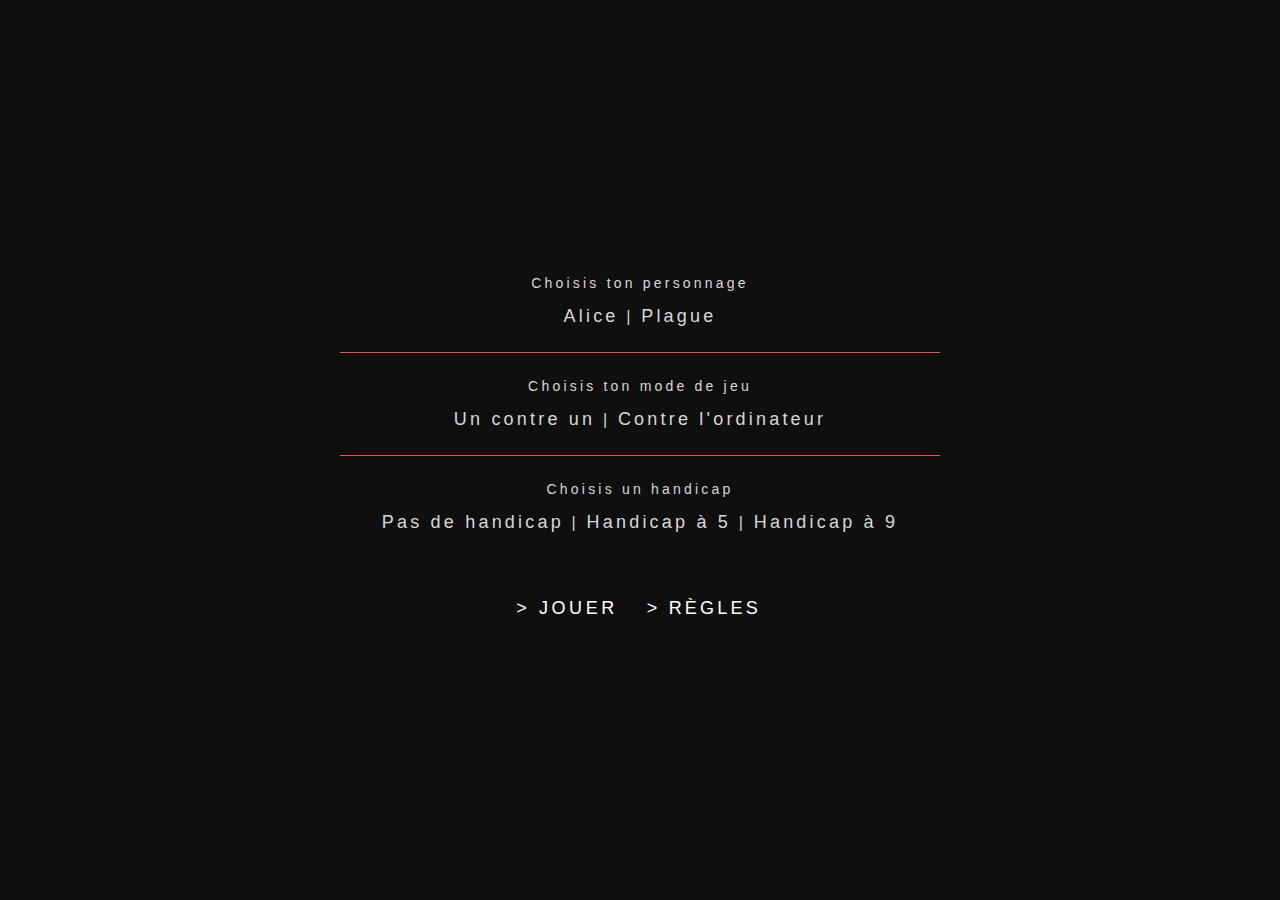
<file: index.html>
<!DOCTYPE html>
<html lang="en">
<head>
	<meta charset="UTF-8">
	<title> Alias Go Game </title>
	<link rel="stylesheet" type="text/css" href="app/index_style.css">
    
	
</head>
<body>

	<div id="container">
        <form action="game.html" method="GET" onSubmit="return checkForm()" id="parameters">
            <div class="sections" id="perso"> <p>Choisis ton personnage</p>
                <input type="radio" name="perso" value="1" id="alice">
                 <label for="alice"> Alice </label>
                 <span>  |  </span>
                <input type="radio" name="perso" value="2" id="dr">
                <label for="dr"> Plague </label>
            </div>
            
            <div class="sections" id="mode"> <p>Choisis ton mode de jeu</p>
                <input type="radio" name="playerMode" value="1" id="2vs2">
                <label for="2vs2"> Un contre un </label>
                <span>  |  </span>
                <input type="radio" name="playerMode" value="3" id="ia" >
                <label for="ia"> Contre l'ordinateur </label>
            </div>
            
            <div class="sections" id="handicap"><p>Choisis un handicap</p>
                <input class="handicap" type="radio" name="handicap" value="0" id="0">
                <label for="0"> Pas de handicap </label>
                <span>  |  </span>
                <input class="handicap" type="radio" name="handicap" value="5" id="5">
                <label for="5"> Handicap à 5 </label>
                <span>  |  </span>
                <input class="handicap" type="radio" name="handicap" value="9" id="9">
                <label for="9"> Handicap à 9 </label>
            </div>

            <input type="submit" value="> JOUER" class="button">
            <a href="regles.html"><div class="button">> RÈGLES</div></a>

        </form>
        
        <div id="caseErreurs"></div>
    </div>
    <script type="text/javascript" src="scripts/initGame.js"></script>
	
</body>
</html>
</file>
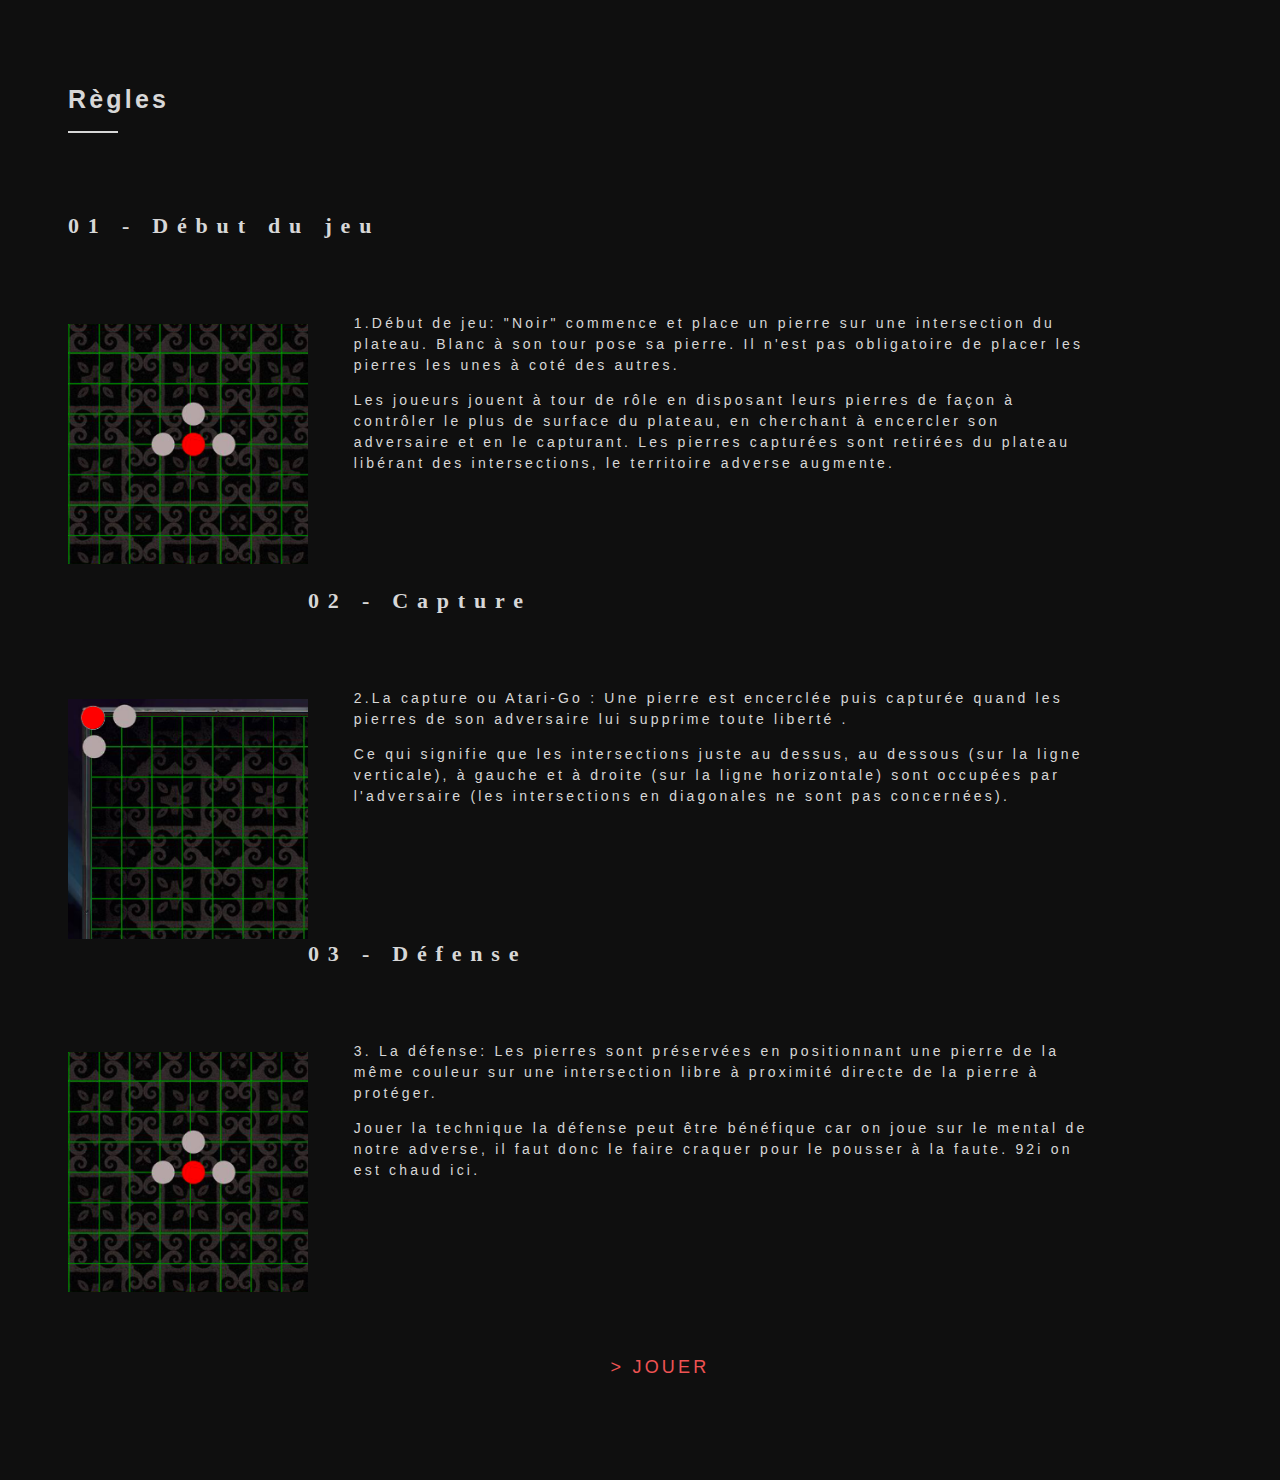
<file: regles.html>
<!DOCTYPE html>
<html lang="en">
<head>
	<meta charset="UTF-8">
	<title>Règles du Jeu de Go</title>
	<link rel="stylesheet" type="text/css" href="app/regle_style.css">
</head>
<body>
	<div id="container">
		<h1>Règles</h1>
		<div class="separator"></div>

		<h2>01 - Début du jeu</h2>

		

		<div class="sections">
			<img src="img/regleUno.png">
			<div class="text">
				<p>1.Début de jeu: "Noir" commence et place un pierre sur une intersection du plateau. Blanc à son tour pose sa pierre. Il n'est pas obligatoire de placer les pierres les unes à coté des autres. </p> 
				<p class="second">Les joueurs jouent à tour de rôle en disposant leurs pierres de façon à contrôler le plus de surface du plateau, en cherchant à encercler son adversaire et en le capturant. Les pierres capturées sont retirées du plateau libérant des intersections, le territoire adverse augmente.</p>
			</div>
		</div>

		<h2 class="regleDeux">02 - Capture</h2>

		
		<div class="sections">
			<img src="img/regleUn.png">
			<div class="text">
				<p>2.La capture ou Atari-Go : Une pierre est encerclée puis capturée quand les pierres de son adversaire lui supprime toute liberté .</p> 
				<p class="second">Ce qui signifie que les intersections juste au dessus, au dessous (sur la ligne verticale), à gauche et à droite (sur la ligne horizontale) sont occupées par l'adversaire (les intersections en diagonales ne sont pas concernées).</p> 
			</div>
		</div>

	
		<h2 class="regleTrois">03 - Défense</h2>
		

		<div class="sections">
			<img src="img/regleUno.png">
			<div class="text">
				<p>3. La défense: Les pierres sont préservées en positionnant une pierre de la même couleur sur une intersection libre à proximité directe de la pierre à protéger.</p> 
				<p class="second">
				Jouer la technique la défense peut être bénéfique car on joue sur le mental de notre adverse, il faut donc le faire craquer pour le pousser à la faute. 92i on est chaud ici.</p>
			</div>
		</div>

		<a href="index.html"><div class="button">> JOUER</div></a>

	</div>
	
</body>
</html>
</file>
<file: app/index_style.css>
body {
    letter-spacing: 0.2em;
    color: #d7d7d7;
    background-color: #0f0f0f;
    overflow-x: hidden;
    font-family: Open Sans, sans-serif;
}


#container {
    position: absolute;
    top: 0;
    bottom: 0;
    left: 0;
    right: 0;
    width: 600px;
    height: 400px;
    margin: auto;
    text-align: center;
}


.sections {
    display: block;
    padding-bottom: 25px;
    padding-top: 25px;
    border-bottom: 1px solid #EE5353;
}

#handicap {
    border: none;
}


form p {
    margin: 0;
    margin-bottom: 15px;
    font-size: 14px;
}


.button {
    width: 120px;
    height: 30px;
    background-color: #EE5353;
    text-align: center;
    padding: 10px 20px;
    background-color: transparent;
    border: none;
    font-size: 18px;
    color: white;
    margin-top: 30px;
    cursor: pointer;
    display: inline-block;
}

.button:hover {
    color: #EE5353;
}


label {
    display: inline-block;
    cursor: pointer;
    position: relative;
    font-size: 18px;
}


label:hover {
    color: #EE5353;
}

input[type=radio]:checked + label {
    color: #EE5353;
    border-bottom: 1px solid #EE5353;
}

input[type=radio] {
    display: none;
}


input[type=submit] {
    letter-spacing: 0.2em;
}

#caseErreurs {
    color: #EE5353;
}
</file>
<file: app/regle_style.css>
body {
    letter-spacing: 0.2em;
    color: #d7d7d7;
    background-color: #0f0f0f;
    overflow-x: hidden;
    font-family: Open Sans, sans-serif;
}

#container {
	width: calc(100% - 120px);
	padding: 60px;
}

h1 {
	font-size: 25px;
}

.separator {
	width: 50px;
	height: 2px;
	background-color: #d7d7d7;
}

h2 {
	font-family: "Steampuff";	
	margin-top: 80px;
	letter-spacing: 0.4em;
	font-size: 22px;
}

img {
	width: 30%;
	max-width: 240px;
	margin-top: 25px;
	/* margin-right: 25px; */
	margin-bottom: 25px;
	float: left;
	display: inline-block;
}

.sections {
	display: block;
	margin-top: 60px;
	position: relative;
}

.sections .text {
	display: inline-block;
	width: 65%;
	padding-left: 4%;
}

p {
	font-size: 14px;
	line-height: 1.5em;

}


.regleDeux {
	margin-top: 100px;
}

.regleTrois {
	margin-top: 120px;
}



.button {
	margin: auto;
	margin-top: 30px;
	margin-bottom: 15px;
    width: 100%;
    height: 30px;
    background-color: #EE5353;
    text-align: center;
    padding: 10px 20px;
    background-color: transparent;
    border: none;
    font-size: 18px;
    color: #EE5353;
    cursor: pointer;
    display: inline-block;
}


.button:hover {
    color: white;
}

a {
	text-decoration: none;
}
</file>
